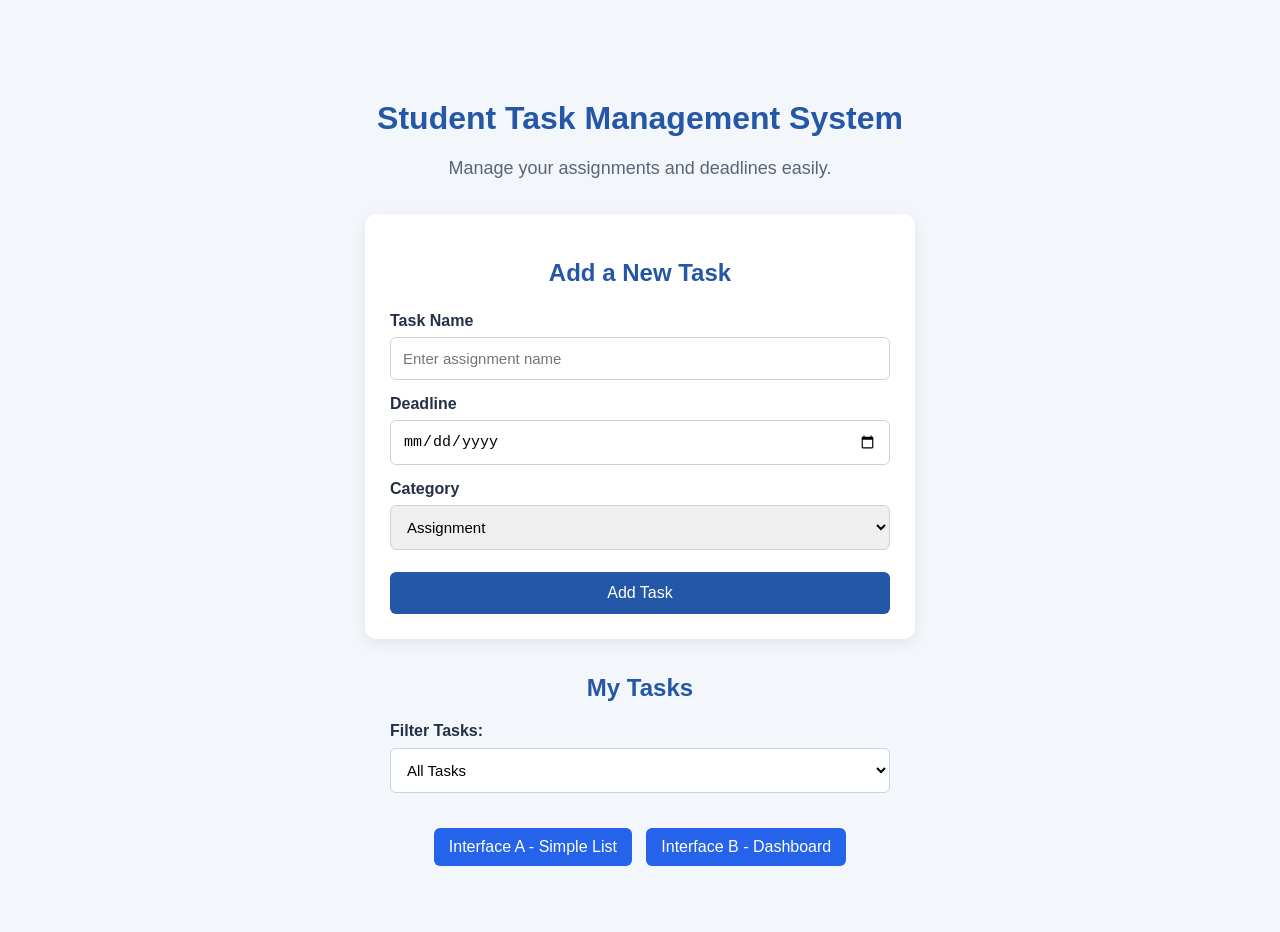
<file: index.html>
<!DOCTYPE html>
<html lang="en">
<head>
    <meta charset="UTF-8">
    <meta name="viewport" content="width=device-width, initial-scale=1.0">
    <title>Student Task Management</title>
    <link rel="stylesheet" href="style.css">
</head>
<body>

    <h1>Student Task Management System</h1>
<p>Manage your assignments and deadlines easily.</p>

<div class="task-form">
    <h2>Add a New Task</h2>

    <form id="taskForm">
        <label for="taskTitle">Task Name</label>
        <input
            type="text"
            id="taskTitle"
            placeholder="Enter assignment name"
            required
        >

        <label for="taskDeadline">Deadline</label>
        <input type="date" id="taskDeadline" required>

        <label for="taskCategory">Category</label>
        <select id="taskCategory">
            <option value="Assignment">Assignment</option>
            <option value="Exam">Exam</option>
            <option value="Project">Project</option>
            <option value="Other">Other</option>
        </select>

        <button type="submit">Add Task</button>
    </form>
</div>
<div class="task-list">
    <h2>My Tasks</h2>

<div class="task-filter">
    <label for="filterTasks">Filter Tasks:</label>
    <select id="filterTasks">
        <option value="All">All Tasks</option>
        <option value="Pending">Pending Tasks</option>
        <option value="Completed">Completed Tasks</option>
    </select>
</div>

    <div id="taskList"></div>
</div>
<script src="script.js"></script>
</body>
<div class="interface-navigation">
    <a href="index.html">Interface A - Simple List</a>
    <a href="dashboard.html">Interface B - Dashboard</a>
</div>
</html>
</file>
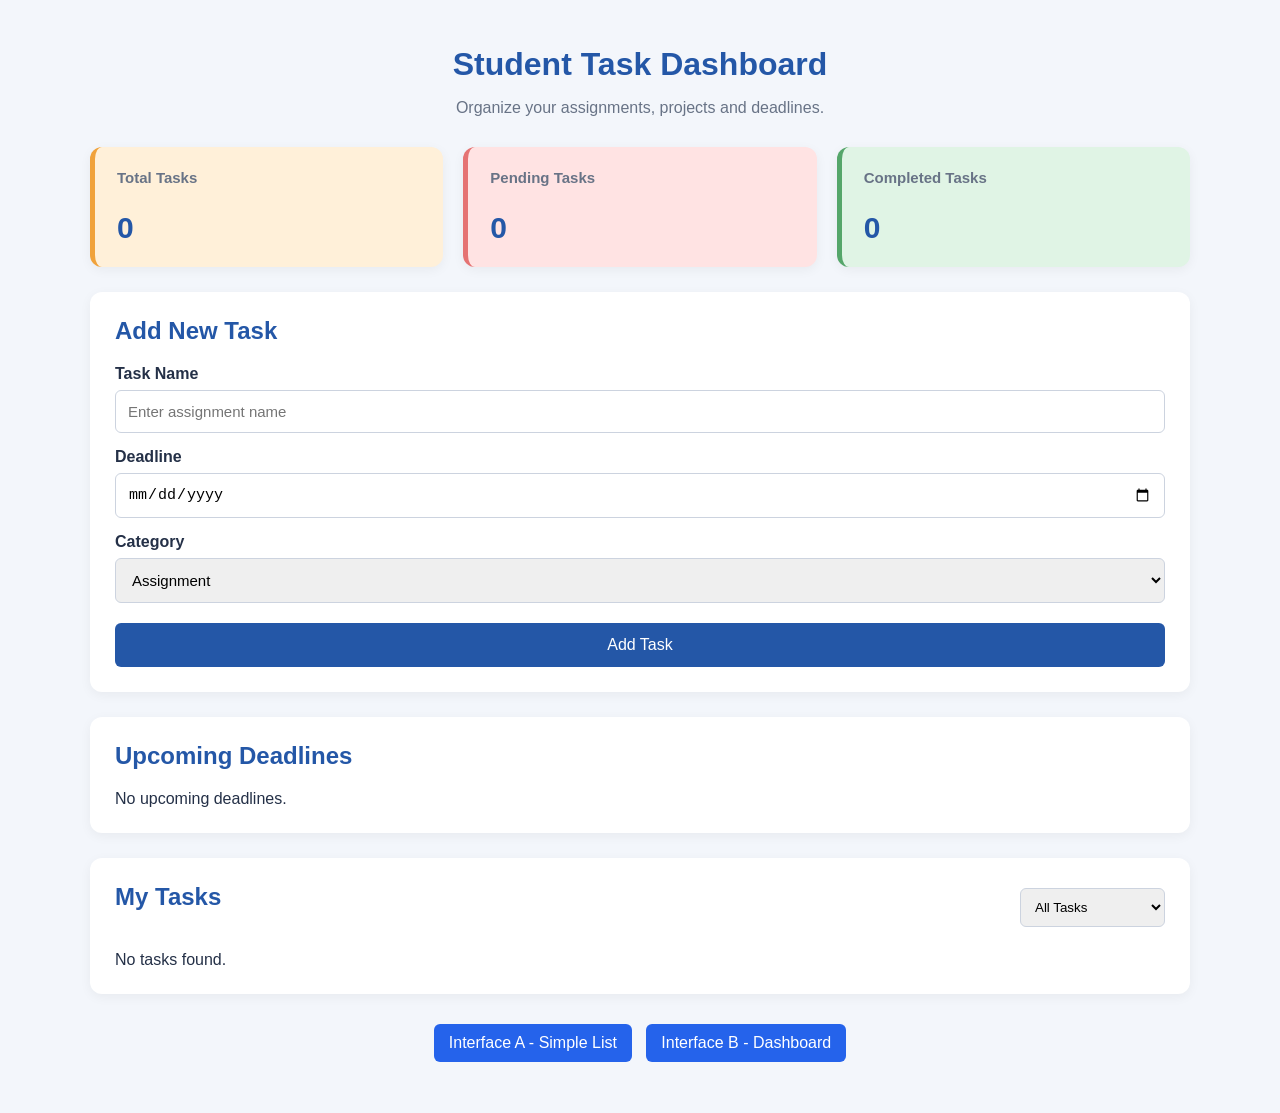
<file: dashboard.html>
<!DOCTYPE html>
<html lang="en">
<head>
    <meta charset="UTF-8">
    <meta name="viewport" content="width=device-width, initial-scale=1.0">
    <title>Student Task Dashboard</title>

    <link rel="stylesheet" href="dashboard.css">
</head>

<body>

    <header class="dashboard-header">
        <h1>Student Task Dashboard</h1>
        <p>Organize your assignments, projects and deadlines.</p>
    </header>

    <main class="dashboard-container">

        <!-- Summary Cards -->
        <section class="summary-section">

            <div class="summary-card">
                <h3>Total Tasks</h3>
                <h2 id="totalTasks">0</h2>
            </div>

            <div class="summary-card">
                <h3>Pending Tasks</h3>
                <h2 id="pendingTasks">0</h2>
            </div>

            <div class="summary-card">
                <h3>Completed Tasks</h3>
                <h2 id="completedTasks">0</h2>
            </div>

        </section>

        <!-- Add Task Form -->
        <section class="dashboard-form">
            <h2>Add New Task</h2>

            <form id="taskForm">

                <label for="taskTitle">Task Name</label>
                <input type="text" id="taskTitle"
                    placeholder="Enter assignment name" required>

                <label for="taskDeadline">Deadline</label>
                <input type="date" id="taskDeadline" required>

                <label for="taskCategory">Category</label>
                <select id="taskCategory">
                    <option value="Assignment">Assignment</option>
                    <option value="Exam">Exam</option>
                    <option value="Project">Project</option>
                    <option value="Other">Other</option>
                </select>

                <button type="submit">Add Task</button>

            </form>
        </section>

        <!-- Upcoming Deadlines -->
        <section class="upcoming-section">
            <h2>Upcoming Deadlines</h2>
            <div id="upcomingTasks"></div>
        </section>

        <!-- All Tasks -->
        <section class="dashboard-task-section">

            <div class="task-heading">
                <h2>My Tasks</h2>

                <select id="filterTasks">
                    <option value="All">All Tasks</option>
                    <option value="Pending">Pending Tasks</option>
                    <option value="Completed">Completed Tasks</option>
                </select>
            </div>

            <div id="taskList"></div>

        </section>

    </main>

    <script src="dashboard.js"></script>

</body>
<div class="interface-navigation">
    <a href="index.html">Interface A - Simple List</a>
    <a href="dashboard.html">Interface B - Dashboard</a>
</div>
</html>
</file>
<file: style.css>
body {
    font-family: Arial, sans-serif;
    background-color: #f3f6fb;
    color: #243047;
    margin: 0;
    padding: 40px 20px;
}

h1 {
    color: #2457a7;
    text-align: center;
    margin-top: 60px;
}

p {
    text-align: center;
    font-size: 18px;
    color: #5b6577;
}

/* Task Form Design */

.task-form {
    max-width: 500px;
    margin: 35px auto;
    padding: 25px;
    background-color: white;
    border-radius: 12px;
    box-shadow: 0 4px 15px rgba(0, 0, 0, 0.08);
}

.task-form h2 {
    text-align: center;
    color: #2457a7;
    margin-bottom: 25px;
}

.task-form label {
    display: block;
    margin-top: 15px;
    margin-bottom: 7px;
    font-weight: bold;
}

.task-form input,
.task-form select {
    width: 100%;
    padding: 12px;
    border: 1px solid #ccd3df;
    border-radius: 6px;
    font-size: 15px;
}

.task-form button {
    width: 100%;
    padding: 12px;
    margin-top: 22px;
    background-color: #2457a7;
    color: white;
    border: none;
    border-radius: 6px;
    font-size: 16px;
    cursor: pointer;
}

.task-form button:hover {
    background-color: #183f80;
}


/* Task List Design */

.task-list {
    max-width: 500px;
    margin: 30px auto;
}

.task-list h2 {
    color: #2457a7;
}

.task-item {
    background: white;
    padding: 15px;
    margin-bottom: 12px;
    border-radius: 8px;
    box-shadow: 0 2px 8px rgba(0,0,0,0.06);
}

.task-item h3 {
    color: #2457a7;
}

.task-item p {
    text-align: left;
    font-size: 14px;
}

.task-item button {
    padding: 8px 12px;
    margin: 8px 5px 0 0;
    border: none;
    border-radius: 5px;
    cursor: pointer;
}

.task-item button:first-of-type {
    background-color: #198754;
    color: white;
}

.task-item button:last-of-type {
    background-color: #dc3545;
    color: white;
}


.edit-input {
    display: block;
    width: 100%;
    padding: 12px;
    margin: 10px 0;
    border: 2px solid red;
    border-radius: 6px;
    font-size: 15px;
    background-color: white;
}

.save-button {
    background-color: #198754;
    color: white;
}

.cancel-button {
    background-color: #6c757d;
    color: white;
}

.task-filter {
    max-width: 500px;
    margin: 20px auto;
}

.task-filter label {
    display: block;
    margin-bottom: 8px;
    font-weight: bold;
}

.task-filter select {
    width: 100%;
    padding: 12px;
    border: 1px solid #ccd3df;
    border-radius: 6px;
    font-size: 15px;
    background-color: white;
}


/* Task list design improvement */

.task-list {
    max-width: 600px;
    margin: 30px auto;
}

.task-list h2 {
    text-align: center;
    color: #2457a7;
    margin-bottom: 20px;
}

.task-item {
    background: white;
    padding: 20px;
    margin-bottom: 15px;
    border-radius: 10px;
    border: 1px solid #e1e6ef;
    box-shadow: 0 3px 10px rgba(0,0,0,0.05);
}

.task-item h3 {
    color: #2457a7;
    margin-top: 0;
}

.task-item p {
    text-align: left;
    font-size: 14px;
    margin: 8px 0;
}

.task-item button {
    padding: 9px 14px;
    margin: 10px 5px 0 0;
    border: none;
    border-radius: 5px;
    cursor: pointer;
}

.task-item button:hover {
    opacity: 0.85;
}

/* Mobile responsive design */

@media (max-width: 600px) {
    body {
        padding: 20px 12px;
    }

    .task-form,
    .task-list {
        width: 100%;
    }

    .task-item button {
        margin-top: 10px;
    }
}


.task-form input,
.task-form select {
    width: 100%;
    max-width: 100%;
    box-sizing: border-box;
}

/* Mark Complete Button - Sky Blue */
.task-item button:nth-of-type(2) {
    background-color: #38bdf8;
    color: white;
}

.interface-navigation {
    text-align: center;
    margin: 20px;
}

.interface-navigation a {
    display: inline-block;
    padding: 10px 15px;
    margin: 5px;
    background-color: #2563eb;
    color: white;
    text-decoration: none;
    border-radius: 6px;
}

.interface-navigation a:hover {
    background-color: #1d4ed8;
}
</file>
<file: dashboard.css>
* {
    box-sizing: border-box;
}

body {
    font-family: Arial, sans-serif;
    background-color: #f3f6fb;
    color: #243047;
    margin: 0;
    padding: 25px;
}

/* Header */

.dashboard-header {
    max-width: 1100px;
    margin: 0 auto 30px;
    text-align: center;
}

.dashboard-header h1 {
    color: #2457a7;
    margin-bottom: 8px;
}

.dashboard-header p {
    color: #687386;
}

/* Main Container */

.dashboard-container {
    max-width: 1100px;
    margin: auto;
}

/* Summary Cards */

.summary-section {
    display: grid;
    grid-template-columns: repeat(3, 1fr);
    gap: 20px;
    margin-bottom: 25px;
}

.summary-card {
    background: white;
    padding: 22px;
    border-radius: 12px;
    box-shadow: 0 3px 12px rgba(0,0,0,0.05);
    border-left: 5px solid #2457a7;
}

.summary-card h3 {
    color: #687386;
    font-size: 15px;
    margin-top: 0;
}

.summary-card h2 {
    color: #2457a7;
    font-size: 30px;
    margin-bottom: 0;
}

/* Form and Sections */

.dashboard-form,
.upcoming-section,
.dashboard-task-section {
    background: white;
    padding: 25px;
    margin-bottom: 25px;
    border-radius: 12px;
    box-shadow: 0 3px 12px rgba(0,0,0,0.05);
}

.dashboard-form h2,
.upcoming-section h2,
.dashboard-task-section h2 {
    color: #2457a7;
    margin-top: 0;
}

/* Form */

.dashboard-form label {
    display: block;
    margin: 15px 0 7px;
    font-weight: bold;
}

.dashboard-form input,
.dashboard-form select {
    display: block;
    width: 100%;
    max-width: 100%;
    padding: 12px;
    border: 1px solid #ccd3df;
    border-radius: 6px;
    font-size: 15px;
}

.dashboard-form button {
    width: 100%;
    padding: 13px;
    margin-top: 20px;
    background: #2457a7;
    color: white;
    border: none;
    border-radius: 6px;
    font-size: 16px;
    cursor: pointer;
}

.dashboard-form button:hover {
    background: #183f80;
}

/* Task Heading and Filter */

.task-heading {
    display: flex;
    justify-content: space-between;
    align-items: center;
    gap: 15px;
    margin-bottom: 20px;
}

.task-heading select {
    padding: 10px;
    border: 1px solid #ccd3df;
    border-radius: 6px;
}

/* Task Cards */

.task-item {
    background: #f8faff;
    border: 1px solid #e1e6ef;
    padding: 18px;
    margin-bottom: 12px;
    border-radius: 9px;
}

.task-item h3 {
    color: #2457a7;
    margin-top: 0;
}

.task-item p {
    font-size: 14px;
    color: #586477;
}

.task-item button {
    padding: 9px 13px;
    margin: 8px 5px 0 0;
    border: none;
    border-radius: 5px;
    cursor: pointer;
}

.task-item button:hover {
    opacity: 0.85;
}

/* Edit Fields */

.edit-input {
    display: block;
    width: 100%;
    padding: 12px;
    margin: 10px 0;
    border: 2px solid red;
    border-radius: 6px;
    font-size: 15px;
    background: white;
}

.save-button {
    background: #198754;
    color: white;
}

.cancel-button {
    background: #6c757d;
    color: white;
}

/* Upcoming Tasks */

.upcoming-item {
    padding: 12px;
    margin-bottom: 10px;
    background: #f3f6fb;
    border-radius: 7px;
    border-left: 4px solid #f0ad4e;
}

.upcoming-item p {
    margin: 5px 0;
}

/* Mobile Responsive */

@media (max-width: 700px) {
    body {
        padding: 15px;
    }

    .summary-section {
        grid-template-columns: 1fr;
    }

    .task-heading {
        align-items: stretch;
        flex-direction: column;
    }

    .dashboard-form,
    .upcoming-section,
    .dashboard-task-section {
        padding: 18px;
    }
}

.edit-input {
    display: block;
    width: 100%;
    padding: 12px;
    margin: 10px 0;
    border: 2px solid red;
    border-radius: 6px;
    font-size: 15px;
    background: white;
}

.save-button {
    background: #198754;
    color: white;
}

.cancel-button {
    background: #6c757d;
    color: white;
}

/* Total Tasks - Light Orange */
.summary-card:nth-child(1) {
    background-color: #fff0d9;
    border-left-color: #f0a23b;
}

/* Pending Tasks - Light Red */
.summary-card:nth-child(2) {
    background-color: #ffe3e3;
    border-left-color: #e57373;
}

/* Completed Tasks - Light Green */
.summary-card:nth-child(3) {
    background-color: #e0f4e5;
    border-left-color: #55a66a;
}

/* Edit Button - Green */
.task-item button:nth-of-type(1) {
    background-color: #198754;
    color: white;
}

/* Mark Complete Button - Sky Blue */
.task-item button:nth-of-type(2) {
    background-color: #38bdf8;
    color: white;
}

/* Delete Button - Red */
.task-item button:nth-of-type(3) {
    background-color: #dc3545;
    color: white;
}

.interface-navigation {
    text-align: center;
    margin: 20px;
}

.interface-navigation a {
    display: inline-block;
    padding: 10px 15px;
    margin: 5px;
    background-color: #2563eb;
    color: white;
    text-decoration: none;
    border-radius: 6px;
}

.interface-navigation a:hover {
    background-color: #1d4ed8;
}
</file>
